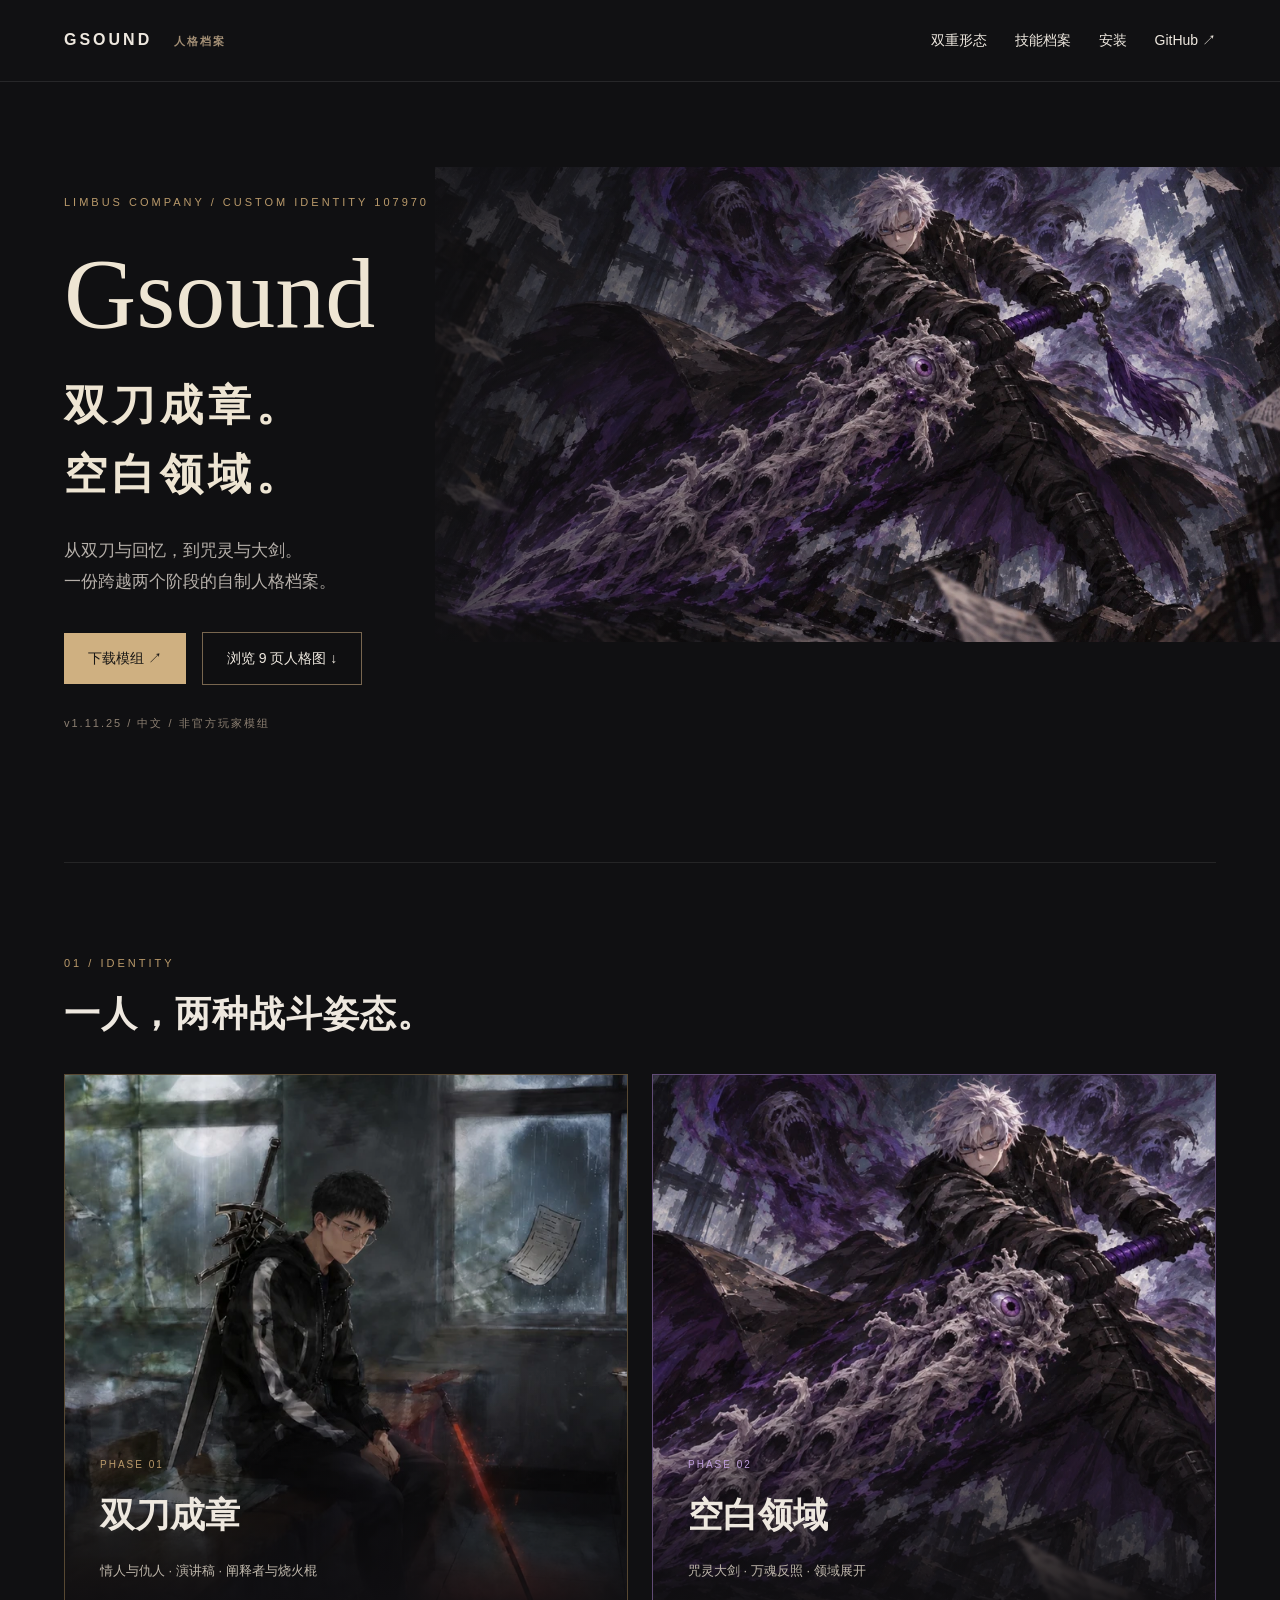
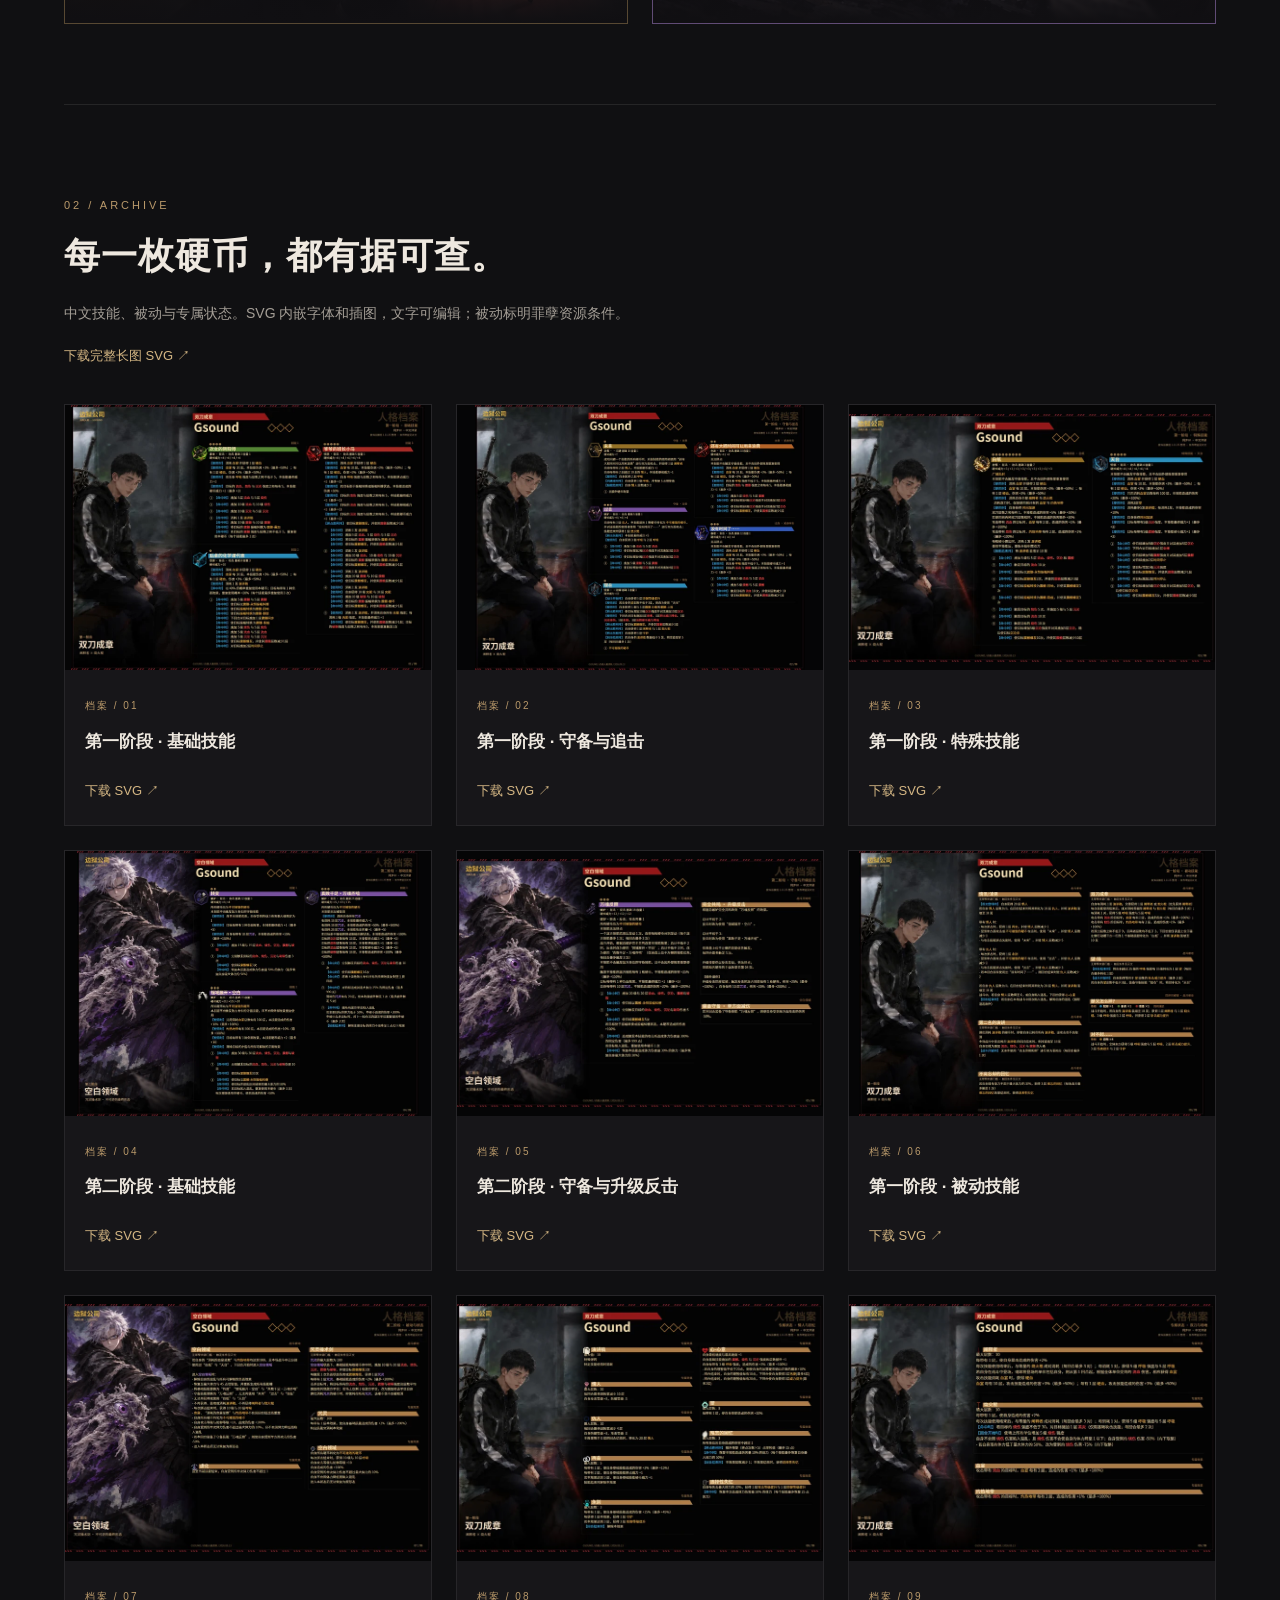
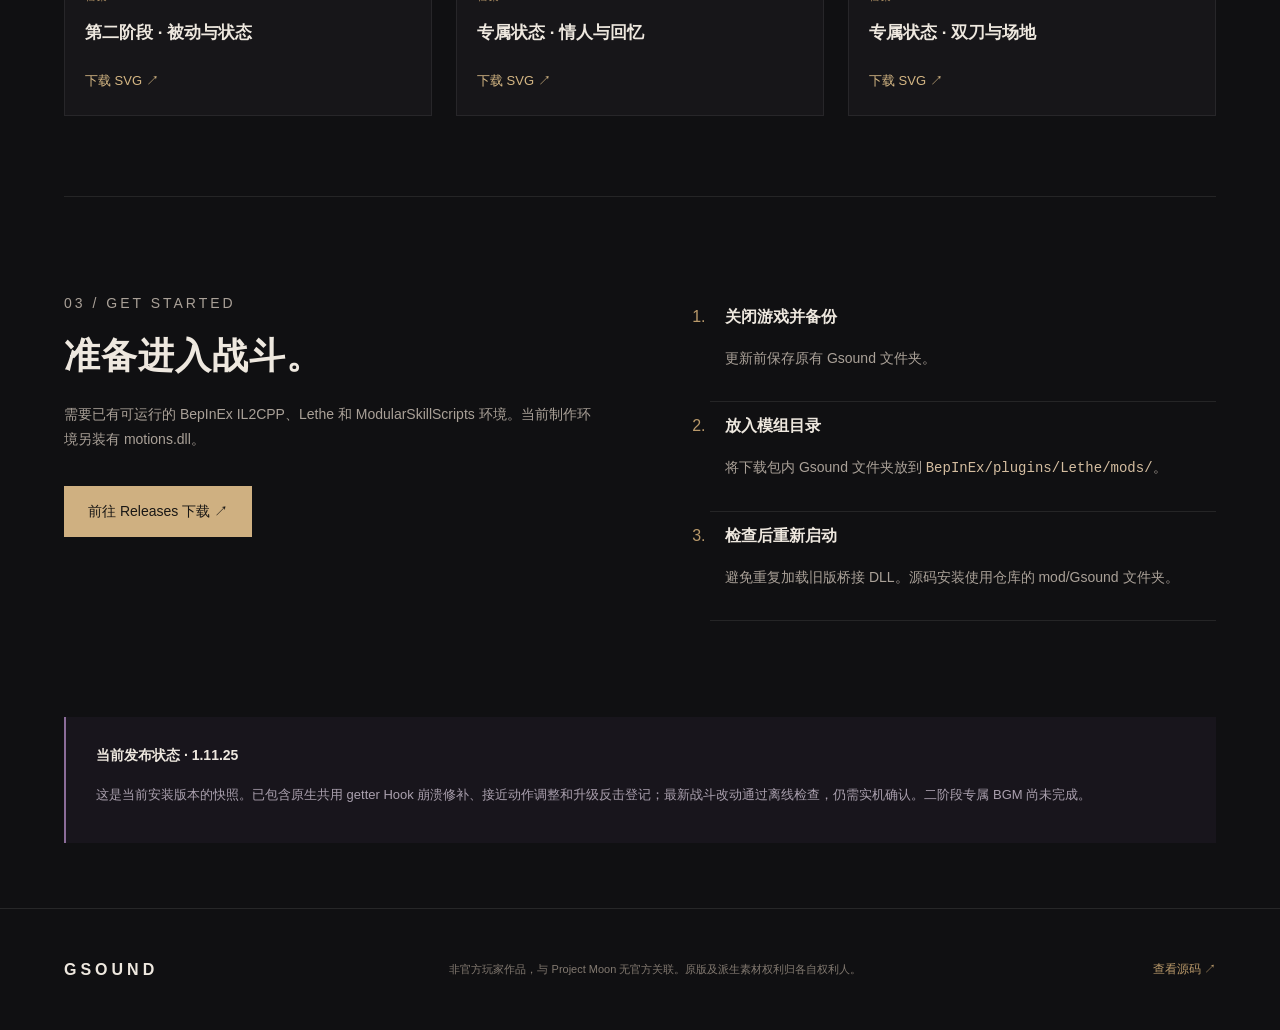
<file: docs/index.html>
<!doctype html><html lang="zh-CN"><meta charset="utf-8"><meta name="viewport" content="width=device-width,initial-scale=1"><meta name="description" content="Gsound 自制人格模组：双刀成章、空白领域，完整中文 SVG 人格档案与安装下载。"><title>Gsound · 双刀成章 / 空白领域</title><link rel="stylesheet" href="style.css"><body><nav><a class="brand" href="#">GSOUND <span>人格档案</span></a><div><a href="#identity">双重形态</a><a href="#gallery">技能档案</a><a href="#install">安装</a><a href="https://github.com/xuediner-source/Gsound-Mod">GitHub ↗</a></div></nav><header><div class="hero-art"></div><div class="hero-copy"><p class="eyebrow">LIMBUS COMPANY / CUSTOM IDENTITY 107970</p><h1>Gsound<span>双刀成章。<br>空白领域。</span></h1><p class="intro">从双刀与回忆，到咒灵与大剑。<br>一份跨越两个阶段的自制人格档案。</p><div class="buttons"><a class="button" href="https://github.com/xuediner-source/Gsound-Mod/archive/refs/tags/v1.11.25.zip">下载模组 ↗</a><a class="outline" href="#gallery">浏览 9 页人格图 ↓</a></div><p class="version">v1.11.25 / 中文 / 非官方玩家模组</p></div></header><main><section id="identity"><div class="section-head"><p class="eyebrow">01 / IDENTITY</p><h2>一人，两种战斗姿态。</h2></div><div class="forms"><article class="form"><img src="assets/phase1.webp" alt="Gsound 第一阶段原画"><div><small>PHASE 01</small><h3>双刀成章</h3><p>情人与仇人 · 演讲稿 · 阐释者与烧火棍</p></div></article><article class="form purple"><img src="assets/phase2.webp" alt="Gsound 第二阶段原画"><div><small>PHASE 02</small><h3>空白领域</h3><p>咒灵大剑 · 万魂反照 · 领域展开</p></div></article></div></section><section id="gallery"><div class="section-head"><p class="eyebrow">02 / ARCHIVE</p><h2>每一枚硬币，都有据可查。</h2><p>中文技能、被动与专属状态。SVG 内嵌字体和插图，文字可编辑；被动标明罪孽资源条件。</p><a class="text-link" href="identity/Gsound_完整人格图.svg" download>下载完整长图 SVG ↗</a></div><div class="gallery"><article><a href="identity/01_一阶段_基础技能.svg"><img loading="lazy" src="assets/1.webp" alt="第一阶段 · 基础技能"></a><div><small>档案 / 01</small><h3>第一阶段 · 基础技能</h3><a href="identity/01_一阶段_基础技能.svg" download>下载 SVG ↗</a></div></article><article><a href="identity/02_一阶段_守备与追击.svg"><img loading="lazy" src="assets/2.webp" alt="第一阶段 · 守备与追击"></a><div><small>档案 / 02</small><h3>第一阶段 · 守备与追击</h3><a href="identity/02_一阶段_守备与追击.svg" download>下载 SVG ↗</a></div></article><article><a href="identity/03_一阶段_特殊技能.svg"><img loading="lazy" src="assets/3.webp" alt="第一阶段 · 特殊技能"></a><div><small>档案 / 03</small><h3>第一阶段 · 特殊技能</h3><a href="identity/03_一阶段_特殊技能.svg" download>下载 SVG ↗</a></div></article><article><a href="identity/04_二阶段_基础技能.svg"><img loading="lazy" src="assets/4.webp" alt="第二阶段 · 基础技能"></a><div><small>档案 / 04</small><h3>第二阶段 · 基础技能</h3><a href="identity/04_二阶段_基础技能.svg" download>下载 SVG ↗</a></div></article><article><a href="identity/05_二阶段_反击.svg"><img loading="lazy" src="assets/5.webp" alt="第二阶段 · 守备与升级反击"></a><div><small>档案 / 05</small><h3>第二阶段 · 守备与升级反击</h3><a href="identity/05_二阶段_反击.svg" download>下载 SVG ↗</a></div></article><article><a href="identity/06_一阶段_被动技能.svg"><img loading="lazy" src="assets/6.webp" alt="第一阶段 · 被动技能"></a><div><small>档案 / 06</small><h3>第一阶段 · 被动技能</h3><a href="identity/06_一阶段_被动技能.svg" download>下载 SVG ↗</a></div></article><article><a href="identity/07_二阶段_被动与状态.svg"><img loading="lazy" src="assets/7.webp" alt="第二阶段 · 被动与状态"></a><div><small>档案 / 07</small><h3>第二阶段 · 被动与状态</h3><a href="identity/07_二阶段_被动与状态.svg" download>下载 SVG ↗</a></div></article><article><a href="identity/08_专属状态_情人与回忆.svg"><img loading="lazy" src="assets/8.webp" alt="专属状态 · 情人与回忆"></a><div><small>档案 / 08</small><h3>专属状态 · 情人与回忆</h3><a href="identity/08_专属状态_情人与回忆.svg" download>下载 SVG ↗</a></div></article><article><a href="identity/09_专属状态_双刀与场地.svg"><img loading="lazy" src="assets/9.webp" alt="专属状态 · 双刀与场地"></a><div><small>档案 / 09</small><h3>专属状态 · 双刀与场地</h3><a href="identity/09_专属状态_双刀与场地.svg" download>下载 SVG ↗</a></div></article></div></section><section id="install" class="install"><div><p class="eyebrow">03 / GET STARTED</p><h2>准备进入战斗。</h2><p>需要已有可运行的 BepInEx IL2CPP、Lethe 和 ModularSkillScripts 环境。当前制作环境另装有 motions.dll。</p><a class="button" href="https://github.com/xuediner-source/Gsound-Mod/archive/refs/tags/v1.11.25.zip">前往 Releases 下载 ↗</a></div><ol><li><strong>关闭游戏并备份</strong><p>更新前保存原有 Gsound 文件夹。</p></li><li><strong>放入模组目录</strong><p>将下载包内 Gsound 文件夹放到 <code>BepInEx/plugins/Lethe/mods/</code>。</p></li><li><strong>检查后重新启动</strong><p>避免重复加载旧版桥接 DLL。源码安装使用仓库的 mod/Gsound 文件夹。</p></li></ol></section><aside><strong>当前发布状态 · 1.11.25</strong><p>这是当前安装版本的快照。已包含原生共用 getter Hook 崩溃修补、接近动作调整和升级反击登记；最新战斗改动通过离线检查，仍需实机确认。二阶段专属 BGM 尚未完成。</p></aside></main><footer><b>GSOUND</b><p>非官方玩家作品，与 Project Moon 无官方关联。原版及派生素材权利归各自权利人。</p><a href="https://github.com/xuediner-source/Gsound-Mod">查看源码 ↗</a></footer></body></html>
</file>
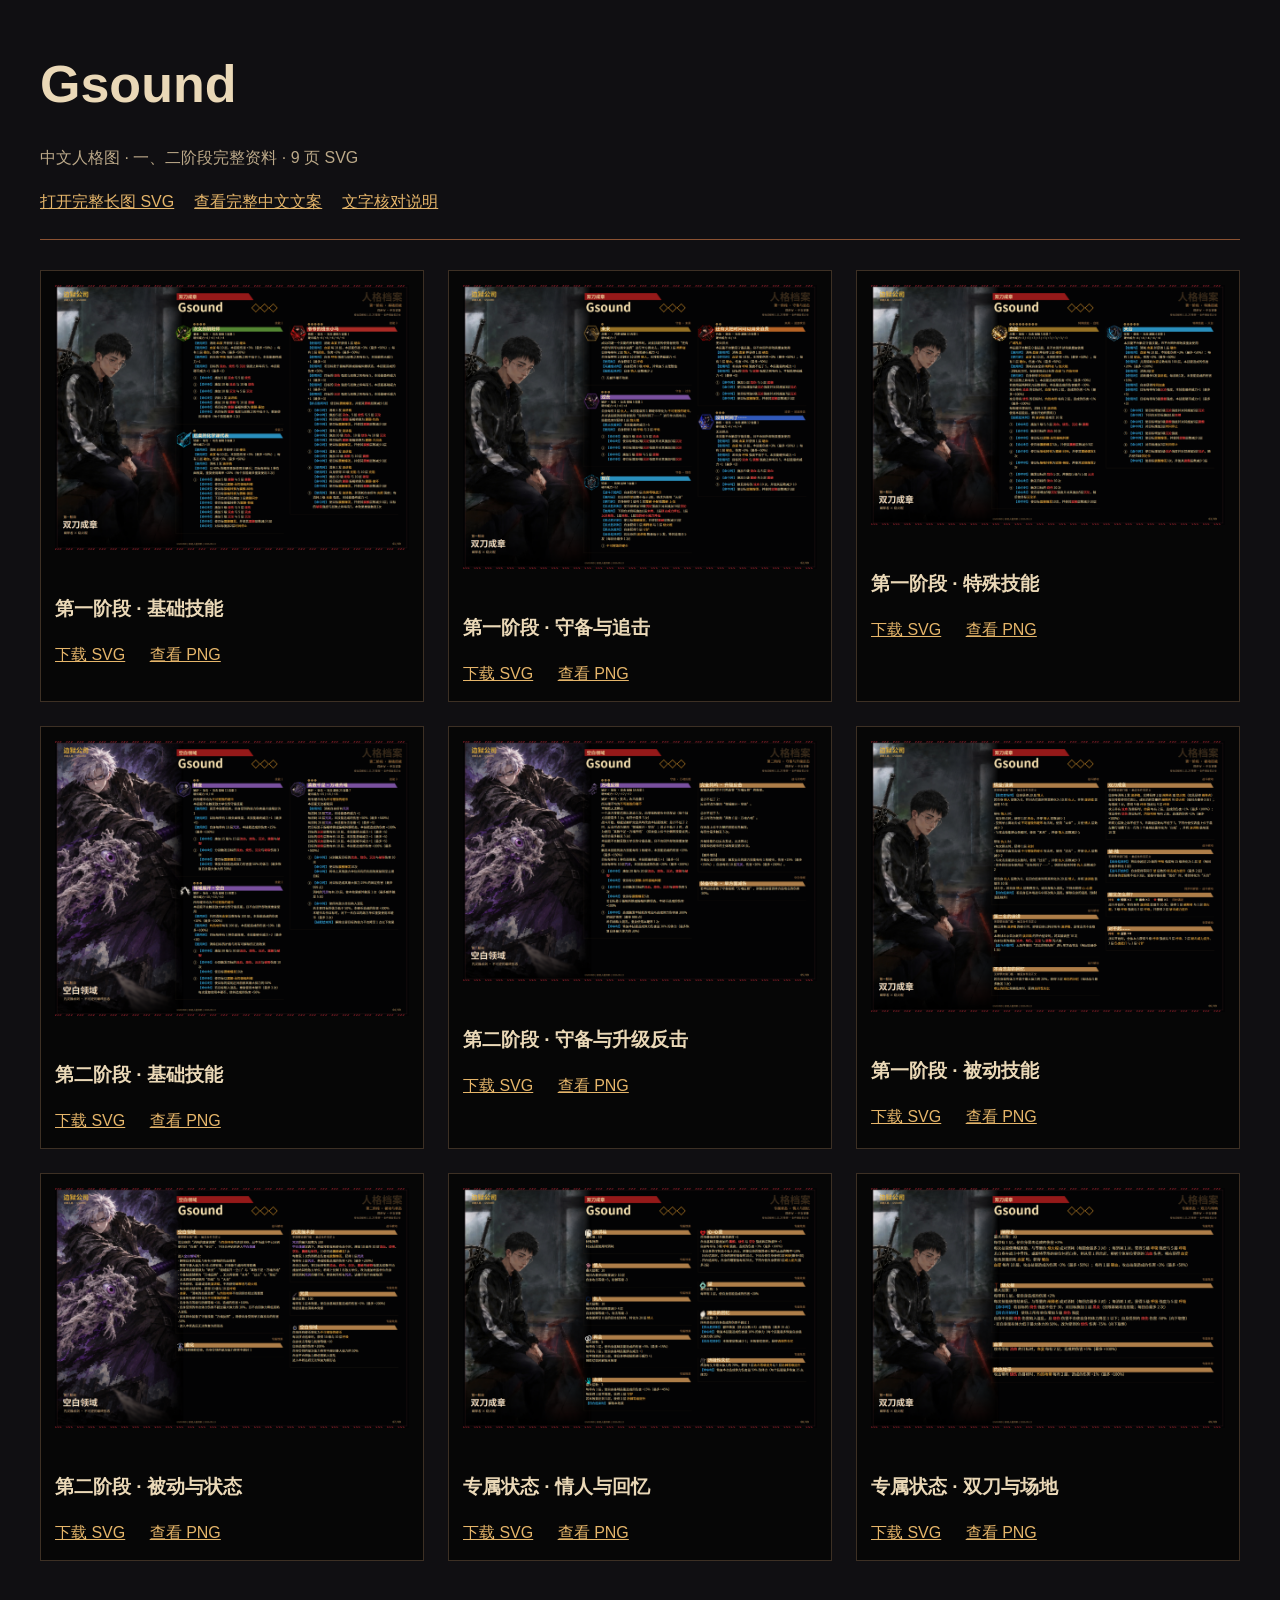
<file: docs/identity/打开目录.html>
<!doctype html><html lang="zh-CN"><meta charset="utf-8"><meta name="viewport" content="width=device-width, initial-scale=1"><title>Gsound 人格图</title><style>body{margin:0;background:#100f12;color:#ead8b7;font:16px/1.7 "Microsoft YaHei",sans-serif}main{max-width:1450px;margin:auto;padding:40px}h1{font-size:52px;margin:0}header{border-bottom:1px solid #8b5232;padding-bottom:24px;margin-bottom:30px}p{color:#bca989}a{color:#e5b56a;margin-right:20px}section{display:grid;grid-template-columns:repeat(auto-fit,minmax(360px,1fr));gap:24px}article{background:#060606;border:1px solid #3d3024;padding:14px}img{width:100%;display:block}h2{font-size:19px}</style><main><header><h1>Gsound</h1><p>中文人格图 · 一、二阶段完整资料 · 9 页 SVG</p><a href="Gsound_完整人格图.svg">打开完整长图 SVG</a><a href="完整中文文案.txt">查看完整中文文案</a><a href="说明与文字核对.txt">文字核对说明</a></header><section><article><a href="01_一阶段_基础技能.svg"><img src="01_一阶段_基础技能.png" alt="第一阶段 · 基础技能"></a><h2>第一阶段 · 基础技能</h2><a download href="01_一阶段_基础技能.svg">下载 SVG</a> <a href="01_一阶段_基础技能.png">查看 PNG</a></article><article><a href="02_一阶段_守备与追击.svg"><img src="02_一阶段_守备与追击.png" alt="第一阶段 · 守备与追击"></a><h2>第一阶段 · 守备与追击</h2><a download href="02_一阶段_守备与追击.svg">下载 SVG</a> <a href="02_一阶段_守备与追击.png">查看 PNG</a></article><article><a href="03_一阶段_特殊技能.svg"><img src="03_一阶段_特殊技能.png" alt="第一阶段 · 特殊技能"></a><h2>第一阶段 · 特殊技能</h2><a download href="03_一阶段_特殊技能.svg">下载 SVG</a> <a href="03_一阶段_特殊技能.png">查看 PNG</a></article><article><a href="04_二阶段_基础技能.svg"><img src="04_二阶段_基础技能.png" alt="第二阶段 · 基础技能"></a><h2>第二阶段 · 基础技能</h2><a download href="04_二阶段_基础技能.svg">下载 SVG</a> <a href="04_二阶段_基础技能.png">查看 PNG</a></article><article><a href="05_二阶段_反击.svg"><img src="05_二阶段_反击.png" alt="第二阶段 · 守备与升级反击"></a><h2>第二阶段 · 守备与升级反击</h2><a download href="05_二阶段_反击.svg">下载 SVG</a> <a href="05_二阶段_反击.png">查看 PNG</a></article><article><a href="06_一阶段_被动技能.svg"><img src="06_一阶段_被动技能.png" alt="第一阶段 · 被动技能"></a><h2>第一阶段 · 被动技能</h2><a download href="06_一阶段_被动技能.svg">下载 SVG</a> <a href="06_一阶段_被动技能.png">查看 PNG</a></article><article><a href="07_二阶段_被动与状态.svg"><img src="07_二阶段_被动与状态.png" alt="第二阶段 · 被动与状态"></a><h2>第二阶段 · 被动与状态</h2><a download href="07_二阶段_被动与状态.svg">下载 SVG</a> <a href="07_二阶段_被动与状态.png">查看 PNG</a></article><article><a href="08_专属状态_情人与回忆.svg"><img src="08_专属状态_情人与回忆.png" alt="专属状态 · 情人与回忆"></a><h2>专属状态 · 情人与回忆</h2><a download href="08_专属状态_情人与回忆.svg">下载 SVG</a> <a href="08_专属状态_情人与回忆.png">查看 PNG</a></article><article><a href="09_专属状态_双刀与场地.svg"><img src="09_专属状态_双刀与场地.png" alt="专属状态 · 双刀与场地"></a><h2>专属状态 · 双刀与场地</h2><a download href="09_专属状态_双刀与场地.svg">下载 SVG</a> <a href="09_专属状态_双刀与场地.png">查看 PNG</a></article></section></main></html>
</file>
<file: docs/style.css>
*{box-sizing:border-box}html{scroll-behavior:smooth;scroll-padding-top:90px}body{margin:0;background:#101012;color:#eee8df;font:16px/1.8 "Microsoft YaHei","Noto Sans SC",sans-serif}a{color:inherit;text-decoration:none}nav{height:82px;display:flex;align-items:center;justify-content:space-between;padding:0 5%;border-bottom:1px solid #ffffff18;background:#111113}nav div{display:flex;gap:28px;font-size:14px}.brand{font-weight:800;letter-spacing:3px}.brand span{font-size:11px;color:#a38f75;margin-left:14px;letter-spacing:2px}header{position:relative;min-height:780px;overflow:hidden}.hero-art{position:absolute;inset:0;background:linear-gradient(90deg,#101012 4%,#101012e8 28%,#10101212 70%),linear-gradient(0deg,#101012,transparent 30%),url(assets/phase2.webp) right 28%/66% auto no-repeat}.hero-copy{position:relative;max-width:1440px;margin:auto;padding:100px 5% 80px}.eyebrow{font-size:11px;letter-spacing:3px;color:#ba9a6b}h1{font:100px/1.05 Georgia,serif;margin:28px 0;color:#eee5d3}h1 span{display:block;font:700 43px/1.6 "Microsoft YaHei",sans-serif;margin-top:25px;letter-spacing:5px}.intro{color:#b6b0aa;font-size:17px}.buttons{display:flex;gap:16px;margin-top:34px;align-items:center}.button,.outline{display:inline-block;padding:13px 24px;font-size:14px}.button{background:#cfb081;color:#191715}.outline{border:1px solid #78664f;background:#10101288}.version{font-size:11px;color:#8e8173;margin-top:29px;letter-spacing:2px}main{max-width:1440px;padding:0 5%;margin:auto}section{padding:80px 0;border-top:1px solid #ffffff16}h2{font-size:36px;line-height:1.4;letter-spacing:1px;margin:15px 0 20px}.section-head{margin-bottom:35px}.section-head>p:not(.eyebrow){color:#a49e96;font-size:14px}.forms{display:grid;grid-template-columns:1fr 1fr;gap:24px}.form{height:550px;position:relative;overflow:hidden;background:#161417;border:1px solid #574832}.form img{width:100%;height:100%;object-fit:cover;object-position:50% 30%}.form>div{position:absolute;bottom:0;left:0;right:0;padding:80px 35px 28px;background:linear-gradient(transparent,#100f12)}small{color:#b9996a;letter-spacing:2px;font-size:10px}h3{font-size:24px;margin:5px 0}.form h3{font-size:35px}.form p{font-size:13px;color:#c1b9ad}.purple{border-color:#604b75}.purple small{color:#bc9cda}.gallery{display:grid;grid-template-columns:repeat(3,1fr);gap:24px}.gallery article{background:#171619;border:1px solid #ffffff12;transition:border-color .2s}.gallery article:hover{border-color:#b9996a}.gallery img{display:block;width:100%;height:265px;object-fit:contain;background:#050506}.gallery article>div{padding:20px}.gallery h3{font-size:17px;margin:8px 0 18px}.gallery article a[download],.text-link{font-size:13px;color:#d5b784}.install{display:grid;grid-template-columns:1fr 1fr;gap:80px}.install p{color:#aaa198;font-size:14px}.install .button{margin-top:20px}.install ol{padding-left:30px}.install li{padding:10px 0 16px 15px;border-bottom:1px solid #ffffff16}.install li::marker{color:#b9996a}code{overflow-wrap:anywhere;color:#d4bda0}aside{border-left:2px solid #8b6c99;background:#18151c;padding:24px 30px;margin-bottom:65px}aside strong{font-size:14px}aside p{font-size:13px;color:#aaa0ae}footer{padding:40px 5%;border-top:1px solid #ffffff18;display:flex;align-items:center;justify-content:space-between;gap:25px}footer b{letter-spacing:4px}footer p{font-size:11px;color:#827970}footer a{font-size:12px;color:#b9996a}a:focus-visible{outline:2px solid #dabd8d;outline-offset:5px}@media(max-width:800px){nav{height:auto;min-height:76px;flex-wrap:wrap;gap:12px;padding:18px 5%}nav div{gap:17px;font-size:12px}.brand span{display:none}header{min-height:700px}.hero-art{background:linear-gradient(90deg,#101012e0,#10101255),linear-gradient(0deg,#101012,transparent 50%),url(assets/phase2.webp) center/cover}.hero-copy{padding-top:70px}h1{font-size:72px}h1 span{font-size:32px}h2{font-size:28px}.forms,.install{grid-template-columns:1fr;gap:25px}.gallery{grid-template-columns:repeat(2,1fr);gap:14px}.gallery img{height:200px}.gallery article>div{padding:14px}.gallery h3{font-size:14px}.form{height:490px}section{padding:55px 0}footer{flex-wrap:wrap}.buttons{gap:10px}.button,.outline{padding:12px 16px}}@media(max-width:450px){.gallery{grid-template-columns:1fr}.gallery img{height:280px}h1{font-size:64px}}@media(prefers-reduced-motion:reduce){html{scroll-behavior:auto}*{transition:none!important}}
</file>
